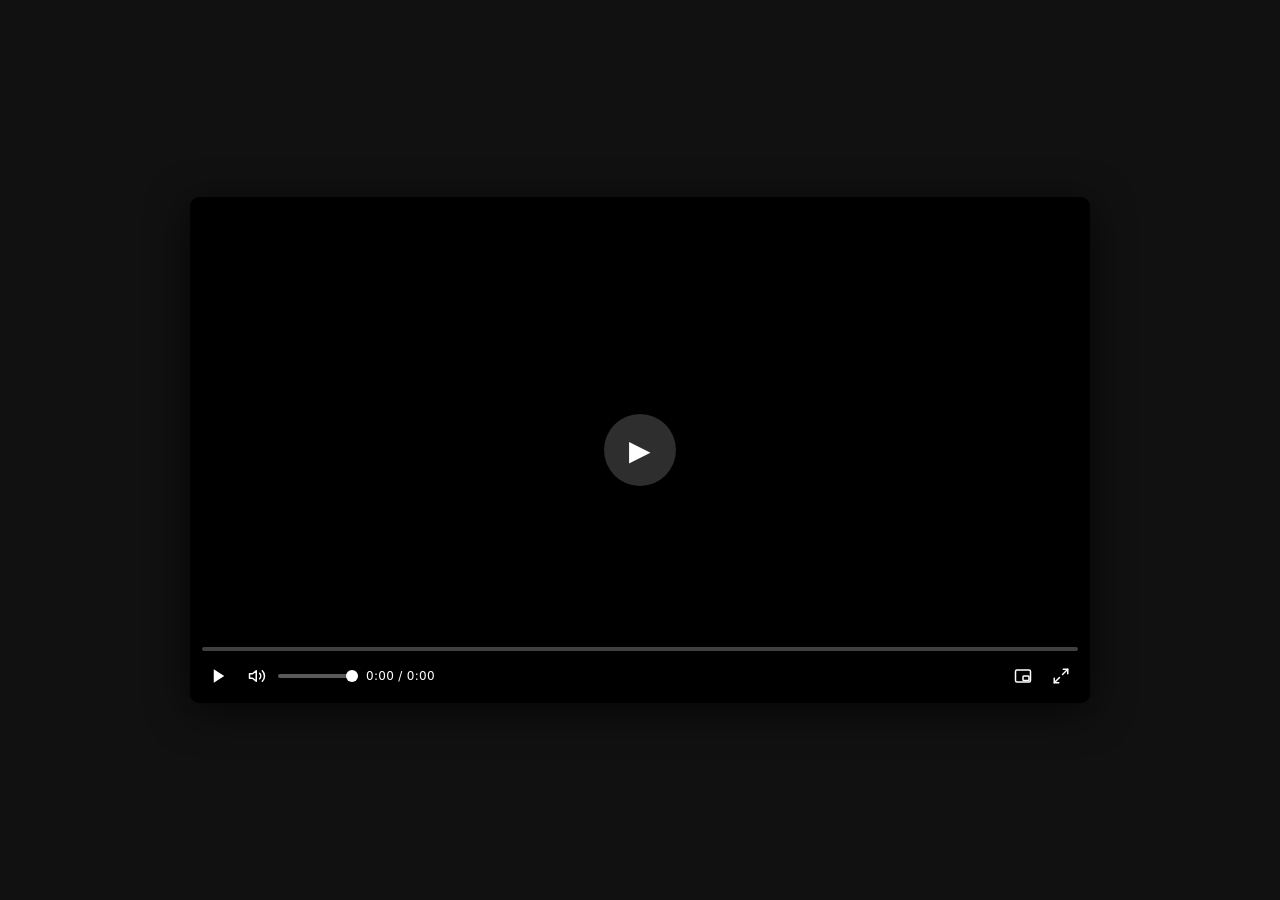
<file: index.html>
<!DOCTYPE html>
<html lang="de">
<head>
  <meta charset="UTF-8" />
  <meta name="viewport" content="width=device-width, initial-scale=1.0" />
  <title>Videoplayer</title>
  <link rel="stylesheet" href="style.css" />
</head>
<body>
  <div class="player" id="player">
    <video id="video" preload="metadata">
      <source src="https://www.w3schools.com/html/mov_bbb.mp4" type="video/mp4" />
      Ihr Browser unterstützt kein HTML5-Video.
    </video>

    <div class="overlay" id="overlay">
      <button class="play-big" id="playBig" aria-label="Play">&#9654;</button>
    </div>

    <div class="controls" id="controls">
      <div class="progress-bar" id="progressBar">
        <div class="progress-buffered" id="progressBuffered"></div>
        <div class="progress-filled" id="progressFilled"></div>
        <div class="progress-thumb" id="progressThumb"></div>
      </div>

      <div class="controls-bottom">
        <div class="controls-left">
          <button class="btn" id="playBtn" aria-label="Play/Pause">
            <svg id="iconPlay" viewBox="0 0 24 24"><polygon points="5,3 19,12 5,21"/></svg>
            <svg id="iconPause" viewBox="0 0 24 24" class="hidden"><rect x="6" y="4" width="4" height="16"/><rect x="14" y="4" width="4" height="16"/></svg>
          </button>

          <button class="btn" id="muteBtn" aria-label="Stumm">
            <svg id="iconVol" viewBox="0 0 24 24">
              <polygon points="11,5 6,9 2,9 2,15 6,15 11,19"/>
              <path d="M15.54,8.46a5,5,0,0,1,0,7.07"/>
              <path d="M19.07,4.93a10,10,0,0,1,0,14.14"/>
            </svg>
            <svg id="iconMute" viewBox="0 0 24 24" class="hidden">
              <polygon points="11,5 6,9 2,9 2,15 6,15 11,19"/>
              <line x1="23" y1="9" x2="17" y2="15"/>
              <line x1="17" y1="9" x2="23" y2="15"/>
            </svg>
          </button>

          <input type="range" id="volumeSlider" class="volume-slider" min="0" max="1" step="0.05" value="1" aria-label="Lautstärke" />

          <span class="time" id="time">0:00 / 0:00</span>
        </div>

        <div class="controls-right">
          <button class="btn" id="pipBtn" aria-label="Picture in Picture" title="Picture in Picture">
            <svg viewBox="0 0 24 24"><rect x="2" y="4" width="20" height="16" rx="2"/><rect x="12" y="12" width="8" height="6" rx="1"/></svg>
          </button>
          <button class="btn" id="fullscreenBtn" aria-label="Vollbild">
            <svg id="iconExpand" viewBox="0 0 24 24"><polyline points="15,3 21,3 21,9"/><polyline points="9,21 3,21 3,15"/><line x1="21" y1="3" x2="14" y2="10"/><line x1="3" y1="21" x2="10" y2="14"/></svg>
            <svg id="iconShrink" viewBox="0 0 24 24" class="hidden"><polyline points="4,14 10,14 10,20"/><polyline points="20,10 14,10 14,4"/><line x1="10" y1="14" x2="3" y2="21"/><line x1="21" y1="3" x2="14" y2="10"/></svg>
          </button>
        </div>
      </div>
    </div>
  </div>

  <script src="player.js"></script>
</body>
</html>
</file>
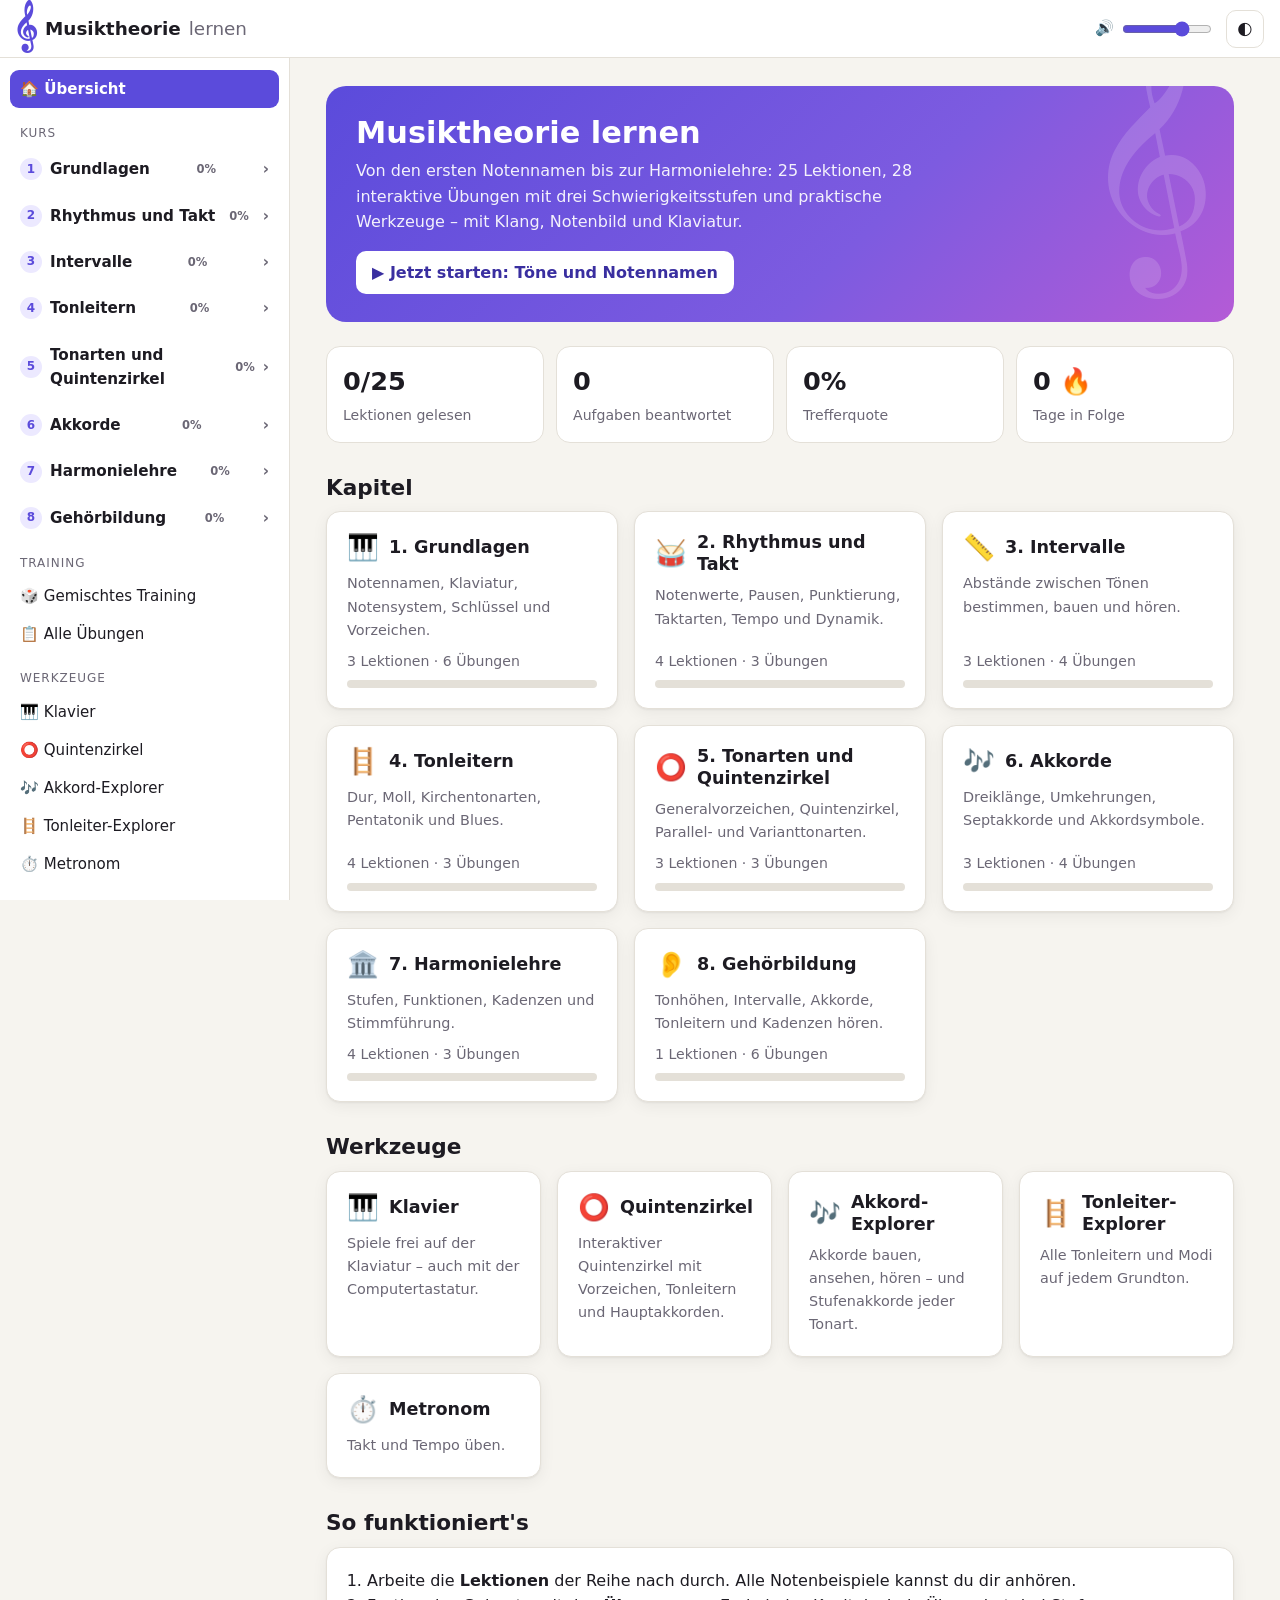
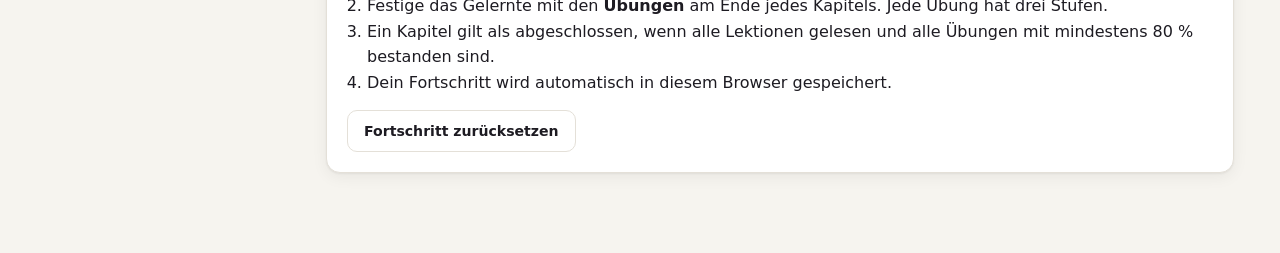
<file: musiktheorie/index.html>
<!DOCTYPE html>
<html lang="de">
<head>
  <meta charset="UTF-8" />
  <meta name="viewport" content="width=device-width, initial-scale=1.0" />
  <title>Musiktheorie lernen</title>
  <meta name="description" content="Interaktives Musiktheorie-Lernprogramm: Noten, Rhythmus, Intervalle, Tonleitern, Tonarten, Akkorde, Harmonielehre und Gehörbildung." />
  <link rel="icon" href="data:image/svg+xml,<svg xmlns='http://www.w3.org/2000/svg' viewBox='0 0 100 100'><text y='.9em' font-size='90'>🎼</text></svg>" />
  <link rel="stylesheet" href="css/style.css" />
</head>
<body>
  <header class="topbar">
    <button class="icon-btn menu-btn" id="menuBtn" aria-label="Menü öffnen">☰</button>
    <a href="#/" class="brand"><span class="brand-logo">𝄞</span> Musiktheorie <span class="brand-sub">lernen</span></a>
    <div class="topbar-right">
      <label class="vol" title="Lautstärke">🔊 <input type="range" id="volume" min="0" max="1" step="0.05" value="0.7" aria-label="Lautstärke" /></label>
      <button class="icon-btn" id="themeBtn" aria-label="Farbschema wechseln" title="Hell/Dunkel">◐</button>
    </div>
  </header>

  <div class="layout">
    <nav class="sidebar" id="sidebar" aria-label="Kapitel"></nav>
    <div class="backdrop" id="backdrop"></div>
    <main class="main" id="main" tabindex="-1"></main>
  </div>

  <script src="js/theory.js"></script>
  <script src="js/audio.js"></script>
  <script src="js/staff.js"></script>
  <script src="js/piano.js"></script>
  <script src="js/widgets.js"></script>
  <script src="js/lessons.js"></script>
  <script src="js/exercises.js"></script>
  <script src="js/tools.js"></script>
  <script src="js/app.js"></script>
</body>
</html>
</file>
<file: style.css>
*, *::before, *::after { box-sizing: border-box; margin: 0; padding: 0; }

body {
  background: #111;
  display: flex;
  justify-content: center;
  align-items: center;
  min-height: 100vh;
  font-family: system-ui, sans-serif;
}

/* ── Player container ── */
.player {
  position: relative;
  width: 100%;
  max-width: 900px;
  background: #000;
  border-radius: 10px;
  overflow: hidden;
  box-shadow: 0 8px 40px rgba(0,0,0,.7);
  user-select: none;
}

video {
  display: block;
  width: 100%;
  aspect-ratio: 16/9;
  background: #000;
  cursor: pointer;
}

/* ── Big play overlay ── */
.overlay {
  position: absolute;
  inset: 0;
  display: flex;
  align-items: center;
  justify-content: center;
  pointer-events: none;
  transition: opacity .2s;
}

.play-big {
  width: 72px;
  height: 72px;
  border-radius: 50%;
  border: none;
  background: rgba(255,255,255,.18);
  color: #fff;
  font-size: 28px;
  cursor: pointer;
  display: flex;
  align-items: center;
  justify-content: center;
  backdrop-filter: blur(4px);
  pointer-events: auto;
  transition: transform .15s, background .15s;
}

.play-big:hover { background: rgba(255,255,255,.28); transform: scale(1.1); }
.play-big.hidden { opacity: 0; pointer-events: none; }

/* ── Controls bar ── */
.controls {
  position: absolute;
  bottom: 0;
  left: 0;
  right: 0;
  padding: 0 12px 10px;
  background: linear-gradient(transparent, rgba(0,0,0,.75) 40%);
  opacity: 0;
  transition: opacity .25s;
}

.player:hover .controls,
.player.paused .controls { opacity: 1; }

/* ── Progress bar ── */
.progress-bar {
  position: relative;
  height: 4px;
  background: rgba(255,255,255,.25);
  border-radius: 2px;
  margin-bottom: 8px;
  cursor: pointer;
  transition: height .15s;
}

.progress-bar:hover { height: 6px; }

.progress-buffered,
.progress-filled {
  position: absolute;
  left: 0; top: 0; bottom: 0;
  border-radius: 2px;
  pointer-events: none;
}

.progress-buffered { background: rgba(255,255,255,.3); width: 0; }
.progress-filled   { background: #e50914; width: 0; }

.progress-thumb {
  position: absolute;
  top: 50%;
  transform: translate(-50%, -50%) scale(0);
  width: 14px;
  height: 14px;
  border-radius: 50%;
  background: #fff;
  pointer-events: none;
  transition: transform .15s;
  left: 0;
}

.progress-bar:hover .progress-thumb { transform: translate(-50%, -50%) scale(1); }

/* ── Bottom row ── */
.controls-bottom {
  display: flex;
  align-items: center;
  justify-content: space-between;
  gap: 6px;
}

.controls-left,
.controls-right {
  display: flex;
  align-items: center;
  gap: 4px;
}

/* ── Icon buttons ── */
.btn {
  width: 34px;
  height: 34px;
  border: none;
  background: transparent;
  color: #fff;
  cursor: pointer;
  border-radius: 6px;
  display: flex;
  align-items: center;
  justify-content: center;
  transition: background .15s;
  flex-shrink: 0;
}

.btn:hover { background: rgba(255,255,255,.15); }

.btn svg {
  width: 18px;
  height: 18px;
  fill: none;
  stroke: currentColor;
  stroke-width: 2;
  stroke-linecap: round;
  stroke-linejoin: round;
}

#iconPlay { fill: currentColor; stroke: none; }
#iconPause rect { fill: currentColor; }

/* ── Volume slider ── */
.volume-slider {
  -webkit-appearance: none;
  appearance: none;
  width: 80px;
  height: 4px;
  border-radius: 2px;
  background: rgba(255,255,255,.35);
  outline: none;
  cursor: pointer;
  accent-color: #fff;
}

.volume-slider::-webkit-slider-thumb {
  -webkit-appearance: none;
  width: 12px;
  height: 12px;
  border-radius: 50%;
  background: #fff;
  cursor: pointer;
}

/* ── Time display ── */
.time {
  color: #fff;
  font-size: 12px;
  white-space: nowrap;
  padding-left: 4px;
  letter-spacing: .3px;
}

/* ── Utility ── */
.hidden { display: none !important; }

/* ── Fullscreen adjustments ── */
:fullscreen .player,
:-webkit-full-screen .player { border-radius: 0; max-width: 100%; height: 100%; }

:fullscreen video,
:-webkit-full-screen video { height: 100%; }
</file>
<file: musiktheorie/css/style.css>
@font-face {
  font-family: 'Noto Music';
  src: url('../fonts/NotoMusic-Regular.woff2') format('woff2');
  font-display: block;
}

:root {
  --bg: #f6f4ef;
  --card: #ffffff;
  --staff-bg: #ffffff;
  --ink: #1d1b22;
  --muted: #6b6775;
  --line: #e4e0d8;
  --accent: #5b4bdb;
  --accent-2: #8a7cf0;
  --accent-soft: #ece9ff;
  --good: #1f9d55;
  --good-soft: #e3f6ea;
  --bad: #d64545;
  --bad-soft: #fde8e8;
  --warn: #c98a00;
  --key-white: #fff;
  --key-black: #222;
  --hl: #8a7cf0;
  --on-accent: #ffffff;
  --radius: 14px;
  --shadow: 0 1px 2px rgba(0,0,0,.05), 0 4px 16px rgba(0,0,0,.06);
  --sidebar-w: 290px;
  color-scheme: light;
}
:root[data-theme="dark"] {
  --bg: #15141a;
  --card: #201f27;
  --staff-bg: #201f27;
  --ink: #ecebf2;
  --muted: #a19eac;
  --line: #34323d;
  --accent: #9d91ff;
  --accent-2: #b9b0ff;
  --accent-soft: #2c2847;
  --good: #3ccf7c;
  --good-soft: #17301f;
  --bad: #ff6b6b;
  --bad-soft: #3a1d1f;
  --key-white: #ecebf2;
  --key-black: #0c0b10;
  --hl: #9d91ff;
  --on-accent: #15141a;
  --shadow: 0 1px 2px rgba(0,0,0,.3), 0 4px 16px rgba(0,0,0,.25);
  color-scheme: dark;
}

* { box-sizing: border-box; }
html, body { margin: 0; }
body {
  font-family: system-ui, -apple-system, 'Segoe UI', Roboto, 'Helvetica Neue', Arial, sans-serif;
  background: var(--bg);
  color: var(--ink);
  line-height: 1.6;
  font-size: 16px;
}
a { color: var(--accent); }
button { font: inherit; color: inherit; }
h1, h2, h3 { line-height: 1.25; }
h1 { font-size: 1.9rem; margin: .2rem 0 1rem; }
h2 { font-size: 1.35rem; margin: 2rem 0 .6rem; }
h3 { font-size: 1.1rem; margin: 1.4rem 0 .4rem; }
kbd { border: 1px solid var(--line); border-bottom-width: 2px; border-radius: 4px; padding: 0 5px; font-size: .85em; background: var(--card); }

/* ---------- Kopfzeile ---------- */
.topbar {
  position: sticky; top: 0; z-index: 30;
  display: flex; align-items: center; gap: 12px;
  height: 58px; padding: 0 16px;
  background: var(--card); border-bottom: 1px solid var(--line);
}
.brand { display: flex; align-items: center; gap: 8px; font-weight: 700; font-size: 1.15rem; color: var(--ink); text-decoration: none; }
.brand-logo { font-family: 'Noto Music', serif; font-size: 1.9rem; color: var(--accent); line-height: 1; margin-top: -4px; }
.brand-sub { font-weight: 400; color: var(--muted); }
.topbar-right { margin-left: auto; display: flex; align-items: center; gap: 12px; }
.vol { display: flex; align-items: center; gap: 6px; font-size: .95rem; }
.vol input { width: 90px; accent-color: var(--accent); }
.icon-btn { background: none; border: 1px solid var(--line); border-radius: 10px; width: 38px; height: 38px; cursor: pointer; font-size: 1.1rem; }
.icon-btn:hover { background: var(--accent-soft); }
.menu-btn { display: none; }

/* ---------- Layout ---------- */
.layout { display: flex; min-height: calc(100vh - 58px); }
.sidebar {
  width: var(--sidebar-w); flex-shrink: 0;
  border-right: 1px solid var(--line); background: var(--card);
  padding: 12px 10px 40px;
  position: sticky; top: 58px; height: calc(100vh - 58px); overflow-y: auto;
}
.main { flex: 1; min-width: 0; padding: 28px 36px 80px; max-width: 980px; outline: none; }
.backdrop { display: none; }

.nav-link { display: flex; align-items: center; gap: 8px; padding: 7px 10px; border-radius: 9px; color: var(--ink); text-decoration: none; font-size: .94rem; }
.nav-link:hover { background: var(--accent-soft); }
.nav-link.active { background: var(--accent); color: var(--on-accent); }
.nav-link.active .nav-check, .nav-link.active .nav-mini { color: var(--on-accent); }
.nav-top { font-weight: 600; }
.nav-chapter { margin-top: 6px; }
.nav-chapter > summary {
  list-style: none; cursor: pointer; display: flex; align-items: center; gap: 8px;
  padding: 8px 10px; border-radius: 9px; font-weight: 600; font-size: .95rem;
}
.nav-chapter > summary::-webkit-details-marker { display: none; }
.nav-chapter > summary:hover { background: var(--accent-soft); }
.nav-chapter > summary .chev { margin-left: auto; transition: transform .2s; color: var(--muted); }
.nav-chapter[open] > summary .chev { transform: rotate(90deg); }
.nav-chapter .nav-link { padding-left: 34px; font-size: .9rem; }
.nav-num { display: inline-grid; place-items: center; width: 22px; height: 22px; border-radius: 50%; background: var(--accent-soft); color: var(--accent); font-size: .75rem; font-weight: 700; flex-shrink: 0; }
.nav-sub { font-size: .72rem; text-transform: uppercase; letter-spacing: .06em; color: var(--muted); padding: 6px 10px 2px 34px; }
.nav-check { margin-left: auto; color: var(--good); font-size: .85rem; }
.nav-mini { margin-left: auto; font-size: .72rem; color: var(--muted); }
.nav-section { font-size: .75rem; text-transform: uppercase; letter-spacing: .08em; color: var(--muted); margin: 16px 10px 4px; }

/* ---------- Karten & allgemeine Elemente ---------- */
.card { background: var(--card); border: 1px solid var(--line); border-radius: var(--radius); padding: 20px; box-shadow: var(--shadow); }
.grid { display: grid; gap: 16px; }
.grid-2 { grid-template-columns: repeat(auto-fill, minmax(260px, 1fr)); }
.grid-3 { grid-template-columns: repeat(auto-fill, minmax(200px, 1fr)); }
.muted { color: var(--muted); }
.small { font-size: .88rem; }
.btn {
  display: inline-flex; align-items: center; justify-content: center; gap: 6px;
  padding: 9px 16px; border-radius: 10px; border: 1px solid var(--line);
  background: var(--card); cursor: pointer; font-weight: 600; text-decoration: none; color: var(--ink);
  transition: background .15s, transform .05s;
}
.btn:hover { background: var(--accent-soft); }
.btn:active { transform: translateY(1px); }
.btn.primary { background: var(--accent); border-color: var(--accent); color: var(--on-accent); }
.btn.primary:hover { filter: brightness(1.08); }
.btn.ghost { background: transparent; }
.btn:disabled { opacity: .5; cursor: default; }
.btn-row { display: flex; flex-wrap: wrap; gap: 8px; align-items: center; }
.pill { display: inline-block; padding: 2px 10px; border-radius: 99px; background: var(--accent-soft); color: var(--accent); font-size: .8rem; font-weight: 600; }
.pill.good { background: var(--good-soft); color: var(--good); }
.bar { height: 8px; background: var(--line); border-radius: 99px; overflow: hidden; }
.bar > span { display: block; height: 100%; background: linear-gradient(90deg, var(--accent), var(--accent-2)); border-radius: 99px; transition: width .4s; }

/* ---------- Dashboard ---------- */
.hero { background: linear-gradient(135deg, var(--accent), #7d5be0 60%, #b45bd6); color: #fff; border-radius: 20px; padding: 28px 30px; margin-bottom: 24px; position: relative; overflow: hidden; }
.hero h1 { margin: 0 0 6px; }
.hero p { margin: 0 0 16px; opacity: .92; max-width: 600px; }
.hero .btn { background: #fff; color: #3a2fa0; border: none; }
.hero-deco { position: absolute; right: 20px; top: -10px; font-family: 'Noto Music', serif; font-size: 160px; opacity: .15; line-height: 1; }
.stats { display: grid; grid-template-columns: repeat(auto-fit, minmax(150px, 1fr)); gap: 12px; margin-bottom: 24px; }
.stat { background: var(--card); border: 1px solid var(--line); border-radius: var(--radius); padding: 14px 16px; }
.stat b { display: block; font-size: 1.6rem; }
.stat span { color: var(--muted); font-size: .88rem; }
.chapter-card { display: flex; flex-direction: column; gap: 8px; text-decoration: none; color: var(--ink); transition: transform .15s, box-shadow .15s; }
.chapter-card:hover { transform: translateY(-2px); }
.chapter-card h3 { margin: 0; display: flex; gap: 10px; align-items: center; }
.chapter-card p { margin: 0; color: var(--muted); font-size: .9rem; flex: 1; }
.chapter-icon { font-size: 1.6rem; }

/* ---------- Lektion ---------- */
.crumbs { font-size: .85rem; color: var(--muted); margin-bottom: 4px; }
.crumbs a { color: var(--muted); }
.lesson p, .lesson li { max-width: 72ch; }
.lesson table { border-collapse: collapse; margin: 12px 0 18px; font-size: .94rem; background: var(--card); border-radius: 10px; overflow: hidden; }
.lesson th, .lesson td { border: 1px solid var(--line); padding: 7px 12px; text-align: left; vertical-align: top; }
.lesson th { background: var(--accent-soft); }
.table-wrap { overflow-x: auto; }
.tip, .note-box, .warn-box { border-radius: 12px; padding: 12px 16px; margin: 16px 0; border-left: 4px solid var(--accent); background: var(--accent-soft); }
.tip::before { content: '💡 Merke: '; font-weight: 700; }
.warn-box { border-left-color: var(--warn); background: color-mix(in srgb, var(--warn) 12%, var(--card)); }
.warn-box::before { content: '⚠️ Achtung: '; font-weight: 700; }
.example { background: var(--card); border: 1px solid var(--line); border-radius: var(--radius); padding: 14px; margin: 14px 0; overflow-x: auto; }
.example .cap { font-size: .86rem; color: var(--muted); margin-top: 6px; }
.example .btn-row { margin-top: 8px; }
.staff { color: var(--ink); max-width: 100%; height: auto; display: block; }
.staff .slabel { fill: var(--muted); font-size: 12px; font-family: system-ui, sans-serif; }
.staff .glyph { fill: currentColor; }
.staff .qmark { fill: var(--accent); }
.lesson-nav { display: flex; justify-content: space-between; gap: 12px; margin-top: 40px; padding-top: 20px; border-top: 1px solid var(--line); flex-wrap: wrap; }
.lesson-nav .btn { max-width: 48%; }
.done-box { display: flex; align-items: center; justify-content: space-between; gap: 12px; flex-wrap: wrap; margin-top: 30px; }
.ex-links { display: flex; flex-wrap: wrap; gap: 8px; margin-top: 10px; }
.play-btn { padding: 6px 12px; font-size: .88rem; }
.mnemonic { font-style: italic; }

/* ---------- Klaviatur ---------- */
.piano { position: relative; height: 150px; width: 100%; user-select: none; touch-action: manipulation; margin: 8px 0; }
.piano.small { height: 110px; }
.piano .key { position: absolute; top: 0; border: 1px solid #555; cursor: pointer; padding: 0; display: flex; align-items: flex-end; justify-content: center; }
.piano .key.white { height: 100%; background: var(--key-white); border-radius: 0 0 6px 6px; z-index: 1; color: #555; }
.piano .key.black { height: 62%; background: var(--key-black); border-radius: 0 0 4px 4px; z-index: 2; color: #ddd; border-color: #000; }
.piano .key:hover.white { background: #f0eeff; }
.piano .key:hover.black { background: #3a3550; }
.piano .key.down.white { background: #ddd8ff; }
.piano .key.down.black { background: #514a80; }
.piano .key.hl { background: var(--hl) !important; color: #fff; }
.piano .key.hl2 { background: #f0b429 !important; color: #222; }
.piano .key.good { background: var(--good) !important; color: #fff; }
.piano .key.bad { background: var(--bad) !important; color: #fff; }
.piano .klabel { font-size: 11px; line-height: 1.1; padding-bottom: 6px; pointer-events: none; text-align: center; }
.piano .key.black .klabel { font-size: 9px; }
.piano.disabled .key { cursor: default; }
@media (max-width: 600px) { .piano .klabel { font-size: 9px; } .piano .key.black .klabel { display: none; } }

/* ---------- Quiz ---------- */
.quiz-head { display: flex; align-items: center; gap: 12px; flex-wrap: wrap; margin-bottom: 12px; }
.quiz-head h1 { margin: 0; flex: 1; min-width: 200px; }
.levels { display: inline-flex; border: 1px solid var(--line); border-radius: 10px; overflow: hidden; }
.levels button { background: var(--card); border: none; padding: 7px 12px; cursor: pointer; font-size: .88rem; border-right: 1px solid var(--line); }
.levels button:last-child { border-right: none; }
.levels button.on { background: var(--accent); color: var(--on-accent); }
.quiz-progress { display: flex; align-items: center; gap: 12px; margin: 8px 0 18px; font-size: .9rem; color: var(--muted); }
.quiz-progress .bar { flex: 1; }
.quiz-card { min-height: 300px; }
.q-prompt { font-size: 1.2rem; font-weight: 600; margin: 0 0 12px; }
.q-visual { display: flex; justify-content: center; margin: 8px 0 16px; overflow-x: auto; }
.q-visual .staff { margin: 0 auto; }
.q-visual.piano-wrap { display: block; }
.q-audio { display: flex; justify-content: center; gap: 8px; margin: 10px 0 16px; flex-wrap: wrap; }
.big-play { font-size: 1.1rem; padding: 14px 26px; border-radius: 14px; }
.options { display: grid; grid-template-columns: repeat(auto-fill, minmax(150px, 1fr)); gap: 10px; }
.opt {
  padding: 12px 10px; border: 2px solid var(--line); border-radius: 12px; background: var(--card);
  cursor: pointer; font-weight: 600; font-size: 1rem; position: relative; transition: border-color .15s, background .15s;
}
.opt:hover:not(:disabled) { border-color: var(--accent); background: var(--accent-soft); }
.opt .k { position: absolute; top: 4px; left: 8px; font-size: .7rem; color: var(--muted); font-weight: 400; }
.opt.correct { border-color: var(--good); background: var(--good-soft); color: var(--good); }
.opt.wrong { border-color: var(--bad); background: var(--bad-soft); color: var(--bad); }
.opt:disabled { cursor: default; }
.feedback { margin-top: 16px; padding: 14px 16px; border-radius: 12px; display: none; }
.feedback.show { display: block; animation: pop .2s ease-out; }
.feedback.good { background: var(--good-soft); border: 1px solid var(--good); }
.feedback.bad { background: var(--bad-soft); border: 1px solid var(--bad); }
.feedback h4 { margin: 0 0 4px; font-size: 1.05rem; }
.feedback .staff { margin-top: 8px; }
.feedback-actions { display: flex; justify-content: flex-end; margin-top: 14px; gap: 8px; flex-wrap: wrap; }
@keyframes pop { from { transform: scale(.98); opacity: 0; } to { transform: none; opacity: 1; } }
.result { text-align: center; padding: 20px 0; }
.result .score { font-size: 3.4rem; font-weight: 800; color: var(--accent); line-height: 1; margin: 10px 0; }
.result .stars { font-size: 2rem; letter-spacing: 4px; }
.ex-list .card { display: flex; flex-direction: column; gap: 6px; text-decoration: none; color: var(--ink); }
.ex-list .card:hover { border-color: var(--accent); }
.ex-list h3 { margin: 0; font-size: 1rem; }
.ex-tag { font-size: .75rem; color: var(--muted); }

/* ---------- Werkzeuge ---------- */
.tool-row { display: flex; flex-wrap: wrap; gap: 10px; align-items: center; margin: 10px 0; }
select, input[type="number"] { font: inherit; padding: 7px 10px; border-radius: 9px; border: 1px solid var(--line); background: var(--card); color: var(--ink); }
.circle-wrap { display: flex; flex-wrap: wrap; gap: 24px; align-items: flex-start; }
.circle-svg { width: 100%; max-width: 440px; height: auto; }
.circle-svg .seg { cursor: pointer; transition: fill .15s; }
.circle-svg .seg.major { fill: var(--card); stroke: var(--line); }
.circle-svg .seg.minor { fill: var(--accent-soft); stroke: var(--line); }
.circle-svg .seg:hover { fill: color-mix(in srgb, var(--accent) 25%, var(--card)); }
.circle-svg .seg.sel { fill: var(--accent); }
.circle-svg text { pointer-events: none; fill: var(--ink); font-family: system-ui, sans-serif; }
.circle-svg text.sel { fill: var(--on-accent); }
.circle-info { flex: 1; min-width: 260px; }
.metro-big { font-size: 3rem; font-weight: 800; text-align: center; }
.beats { display: flex; gap: 10px; justify-content: center; margin: 16px 0; }
.beats span { width: 22px; height: 22px; border-radius: 50%; background: var(--line); transition: background .05s; }
.beats span.on { background: var(--accent); }
.beats span.on.first { background: var(--bad); }
input[type="range"] { accent-color: var(--accent); }
.chips { display: flex; flex-wrap: wrap; gap: 6px; }
.chip { padding: 5px 11px; border-radius: 99px; border: 1px solid var(--line); background: var(--card); cursor: pointer; font-size: .88rem; }
.chip.on { background: var(--accent); color: var(--on-accent); border-color: var(--accent); }
.deg-table td, .deg-table th { text-align: center; }

/* ---------- Mobil ---------- */
@media (max-width: 900px) {
  .menu-btn { display: inline-block; }
  .sidebar { position: fixed; left: 0; top: 58px; z-index: 40; transform: translateX(-100%); transition: transform .25s; box-shadow: var(--shadow); }
  body.nav-open .sidebar { transform: none; }
  body.nav-open .backdrop { display: block; position: fixed; inset: 58px 0 0 0; background: rgba(0,0,0,.35); z-index: 35; }
  .main { padding: 20px 16px 60px; }
  .brand-sub { display: none; }
  .vol input { width: 70px; }
  h1 { font-size: 1.5rem; }
}
@media (prefers-reduced-motion: reduce) { * { transition: none !important; animation: none !important; } }
</file>
